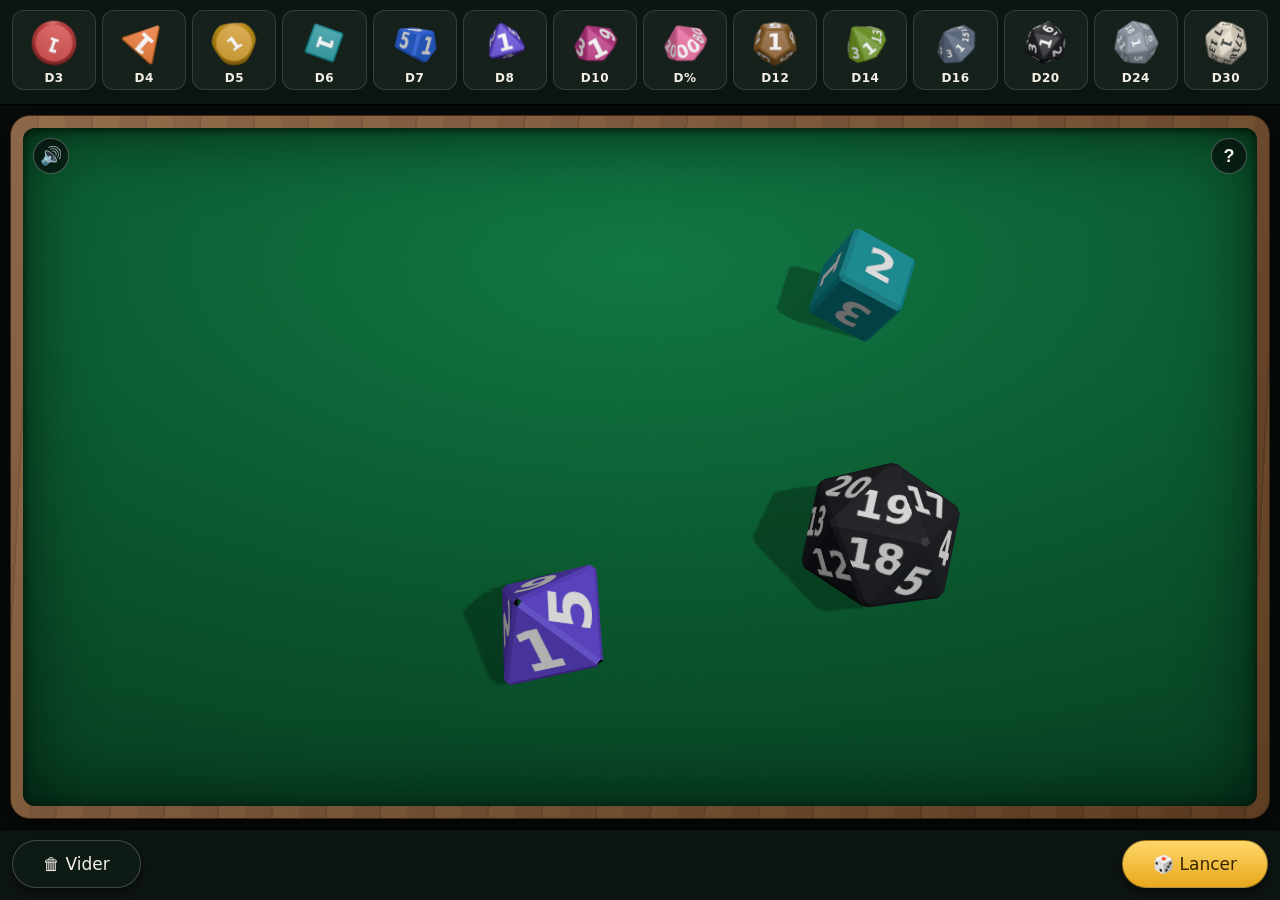
<file: index.html>
<!DOCTYPE html>
<html lang="fr">
<head>
<meta charset="utf-8">
<meta name="viewport" content="width=device-width, initial-scale=1, viewport-fit=cover">
<meta name="theme-color" content="#0a0f0c">
<title>Dice Box DCC — Dés 3D</title>
<link rel="icon" href="data:image/svg+xml,%3Csvg xmlns='http://www.w3.org/2000/svg' viewBox='0 0 64 64'%3E%3Cpolygon points='32,6 54,32 32,58 10,32' fill='%23c93b8f'/%3E%3Ccircle cx='32' cy='32' r='7' fill='%23fff'/%3E%3C/svg%3E">
<link rel="stylesheet" href="css/style.css?v=20261118b">
</head>
<body>

<header id="pickerBar"><div id="picker" role="toolbar" aria-label="Choisir un dé"></div></header>

<main id="stage">
  <div id="frame">
    <div id="tray" aria-label="Tapis de dés">
      <button id="helpBtn" aria-label="Aide et gestes">?</button>
      <button id="soundBtn" aria-label="Couper le son">🔊</button>
      <div id="toast" role="status"></div>
    </div>
  </div>
</main>

<footer id="actionbar">
  <button id="clearBtn" class="act ghost">🗑 <span>Vider</span></button>
  <div id="total" hidden></div>
  <button id="rollBtn" class="act primary">🎲 <span>Lancer</span></button>
</footer>

<div id="helpModal" class="modal" hidden>
  <div class="card" role="dialog" aria-modal="true" aria-labelledby="hTitle">
    <h2 id="hTitle">Gestes</h2>
    <ul>
      <li>Toucher un dé <b>en haut</b> : l'ajouter au tapis</li>
      <li>Toucher un dé <b>sur le tapis</b> : le lancer</li>
      <li><b>Appui long</b> sur un dé : le retirer</li>
      <li><b>Glisser-déposer</b> : déplacer · <b>lâcher avec élan</b> : lancer manuel</li>
      <li><b>D%</b> : dizaines (00–90) · avec un D10 : 00 + 0 = 100</li>
      <li>🎲 <b>Lancer</b> : lance tous les dés (+ total, clic dessus = masquer)</li>
      <li>🗑 <b>Vider</b> : tout retirer, sans confirmation</li>
    </ul>
    <p id="buildTag" style="margin:10px 0 14px;font-size:12px;color:#8a938c">Build 20261118b</p>
    <div class="row"><button id="hClose" class="btn">Fermer</button></div>
  </div>
</div>

<div id="fileHint" hidden>
  Ouvre cette app via un serveur local (ex. <code>php -S localhost:8000</code>,
  Live Server ou <code>python3 -m http.server</code>) : les modules ES ne
  chargent pas en <code>file://</code>.
</div>

<script>
setTimeout(function () {
  if (!window.__booted) document.getElementById('fileHint').hidden = false;
}, 3000);
</script>
<script type="module" src="js/app.js?v=20261118b"></script>
</body>
</html>
</file>
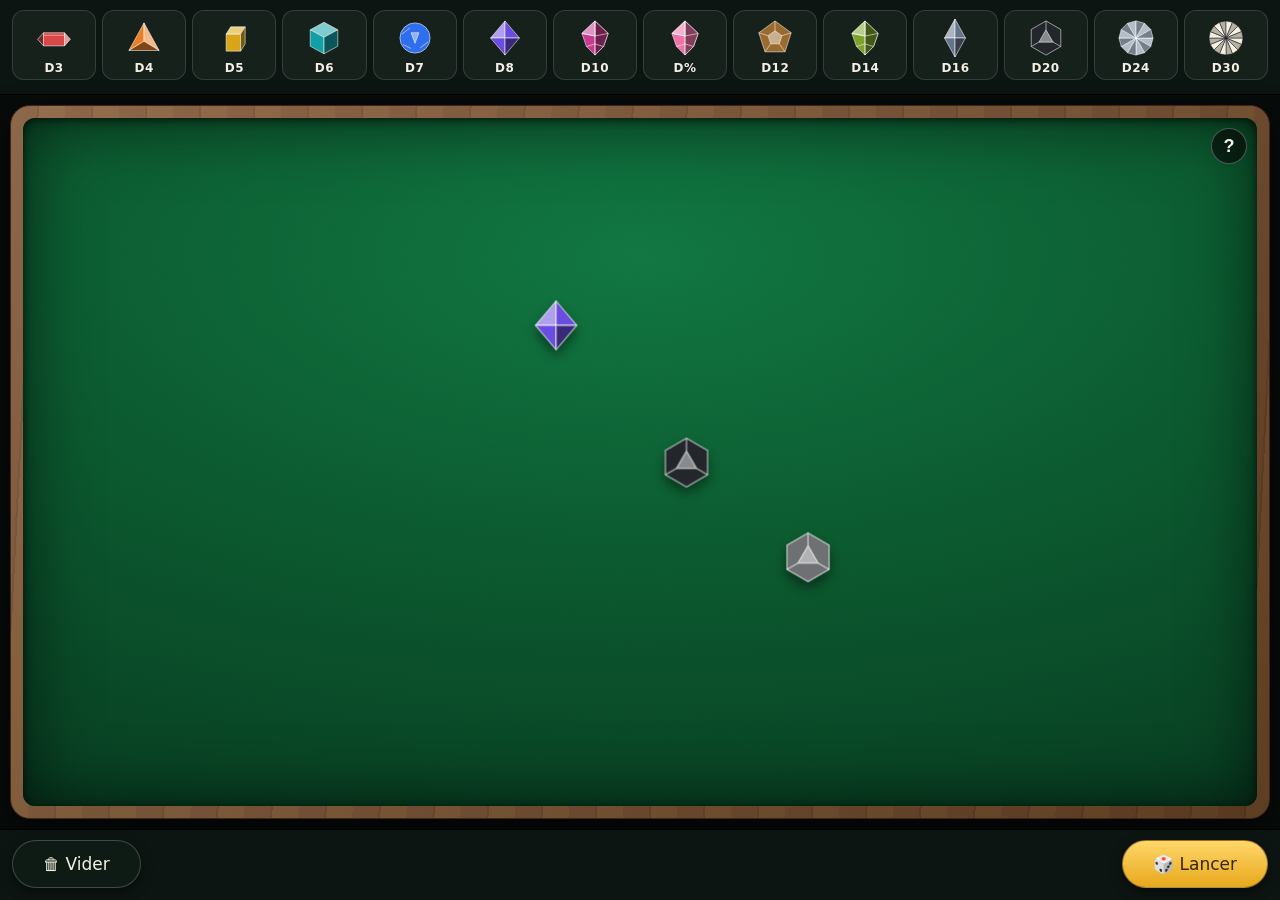
<file: maquette.html>
<!DOCTYPE html>
<html lang="fr">
<head>
<meta charset="utf-8">
<meta name="viewport" content="width=device-width, initial-scale=1, viewport-fit=cover">
<meta name="theme-color" content="#0a0f0c">
<title>Dice Box DCC — Maquette IHM</title>
<style>
*{box-sizing:border-box}
[hidden]{display:none!important}
html,body{height:100%}
body{
  margin:0;background:#070b09;color:#f3efe4;
  font-family:system-ui,-apple-system,"Segoe UI",Roboto,sans-serif;
  height:100dvh;display:flex;flex-direction:column;overflow:hidden;
  touch-action:manipulation;-webkit-tap-highlight-color:transparent;
  -webkit-touch-callout:none;user-select:none;-webkit-user-select:none;
}
/* ---------- Picker : 1 ligne, ordre croissant ---------- */
#pickerBar{
  background:#0d1512;border-bottom:1px solid #000;
  padding:max(8px,env(safe-area-inset-top)) 8px 8px;
}
#picker{
  display:grid;grid-template-columns:repeat(7,1fr);gap:6px;padding:2px 4px 6px;
  scrollbar-width:thin;touch-action:manipulation;
}
.pick{
  width:auto;min-width:0;border:1px solid #ffffff22;background:#16211c;
  border-radius:12px;padding:6px 2px 4px;color:inherit;cursor:pointer;
  display:flex;flex-direction:column;align-items:center;gap:2px;
  font:inherit;touch-action:manipulation;
}
.pick:active{transform:scale(.93)}
.pick svg{width:42px;height:42px;pointer-events:none}
.pick span{font-size:12px;font-weight:700;letter-spacing:.5px;pointer-events:none}
/* ---------- Tapis : feutrine + cadre bois ---------- */
#stage{flex:1;min-height:0;display:flex;padding:10px}
#frame{
  flex:1;min-height:0;border-radius:20px;padding:12px;
  border:1px solid #3d2712;
  background:
    linear-gradient(135deg,rgba(255,255,255,.14),rgba(0,0,0,.28)),
    repeating-linear-gradient(93deg,#7a4e2c 0 26px,#6f4526 26px 28px,#82562f 28px 54px),
    #6f4526;
  box-shadow:0 10px 30px rgba(0,0,0,.6);
}
#tray{
  position:relative;width:100%;height:100%;border-radius:12px;overflow:visible;
  background:radial-gradient(120% 100% at 50% 20%,#127a44 0%,#0c5c31 45%,#073a20 100%);
  box-shadow:inset 0 0 70px rgba(0,0,0,.6),inset 0 2px 10px rgba(0,0,0,.65);
  touch-action:none;
}
#tray::after{ /* grain feutrine */
  content:"";position:absolute;inset:0;pointer-events:none;opacity:.55;border-radius:12px;
  background-image:url("data:image/svg+xml,%3Csvg xmlns='http://www.w3.org/2000/svg' width='120' height='120'%3E%3Cfilter id='n'%3E%3CfeTurbulence type='fractalNoise' baseFrequency='0.9' numOctaves='2'/%3E%3CfeColorMatrix values='0 0 0 0 0 0 0 0 0 0 0 0 0 0 0 0 0 0 0.07 0'/%3E%3C/filter%3E%3Crect width='120' height='120' filter='url(%23n)'/%3E%3C/svg%3E");
}
/* ---------- Dés (maquette DOM/SVG, pas encore 3D) ---------- */
.die{position:absolute;left:0;top:0;touch-action:none;cursor:grab;will-change:transform;
  filter:drop-shadow(0 6px 6px rgba(0,0,0,.45));z-index:2}
.die.drag{cursor:grabbing;z-index:4}
.die .gfx{width:100%;height:100%}
.die svg{display:block;width:100%;height:100%}
.die .val{
  position:absolute;top:-9px;right:-9px;min-width:27px;height:27px;padding:0 6px;
  border-radius:14px;background:rgba(8,12,10,.88);border:2px solid var(--dc,#fff);
  display:flex;align-items:center;justify-content:center;
  font-weight:800;font-size:14px;text-shadow:0 1px 2px rgba(0,0,0,.7);pointer-events:none;
}
.die .val.pop{animation:badgepop .3s ease-out}
.gfx.spawn{animation:diepop .32s ease-out}
.gfx.wob{animation:wob .6s ease-in-out}
@keyframes diepop{0%{transform:scale(.2)}60%{transform:scale(1.15)}100%{transform:scale(1)}}
@keyframes wob{0%{transform:rotate(0) scale(1)}25%{transform:rotate(-24deg) scale(1.12)}
  55%{transform:rotate(18deg) scale(.94)}80%{transform:rotate(-8deg) scale(1.03)}
  100%{transform:rotate(0) scale(1)}}
@keyframes badgepop{0%{transform:scale(0)}70%{transform:scale(1.3)}100%{transform:scale(1)}}
/* ---------- UI flottante ---------- */
#helpBtn{
  position:absolute;top:10px;right:10px;width:36px;height:36px;border-radius:50%;
  background:rgba(8,12,10,.7);color:#f3efe4;border:1px solid #ffffff44;
  font-size:18px;font-weight:800;cursor:pointer;z-index:6;touch-action:manipulation;
}
#toast{
  position:absolute;top:12px;left:50%;transform:translateX(-50%);z-index:6;
  background:rgba(8,12,10,.85);border:1px solid #ffffff33;border-radius:999px;
  padding:7px 14px;font-size:13px;font-weight:600;white-space:nowrap;
  opacity:0;transition:opacity .25s;pointer-events:none;max-width:92%;
}
#toast.show{opacity:1}
#total{
  background:linear-gradient(#ffd76a,#e8a81c);color:#3a2503;border:1px solid #00000055;
  border-radius:999px;padding:8px 16px;font-size:16px;font-weight:800;cursor:pointer;
  box-shadow:0 4px 14px rgba(0,0,0,.5);white-space:nowrap;min-width:0;
}
#actionbar{
  display:flex;align-items:center;justify-content:space-between;gap:12px;
  padding:10px 12px max(12px,env(safe-area-inset-bottom));
  background:#0d1512;border-top:1px solid #000;
}
@media (max-width:480px){ /* 412 px : tout tient sur une ligne */
  #actionbar{gap:8px;padding:10px 8px max(10px,env(safe-area-inset-bottom))}
  .act{padding:11px 14px;font-size:15px}
  #total{font-size:15px;padding:8px 12px}
}
.act{
  border-radius:999px;padding:12px 24px;font-size:16px;font-weight:800;
  border:1px solid #00000055;box-shadow:0 4px 12px rgba(0,0,0,.5);cursor:pointer;
  font:inherit;touch-action:manipulation;min-height:48px;
}
.act:active{transform:scale(.95)}
.act.primary{background:linear-gradient(#ffd76a,#e8a81c);color:#3a2503}
.act.ghost{background:rgba(16,29,23,.85);color:#f3efe4;border-color:#ffffff33}
/* ---------- Modales ---------- */
.modal{position:fixed;inset:0;z-index:20;background:rgba(0,0,0,.62);
  display:flex;align-items:center;justify-content:center;padding:24px}
.card{background:#14201a;border:1px solid #ffffff2a;border-radius:16px;
  padding:22px;width:min(360px,100%);box-shadow:0 12px 40px rgba(0,0,0,.6)}
.card h2{margin:0 0 10px;font-size:18px}
.card p{margin:0 0 18px;font-size:14px;line-height:1.55;color:#d8d2c2}
.row{display:flex;gap:10px;justify-content:flex-end}
.btn{border-radius:10px;padding:11px 18px;font-size:15px;font-weight:700;cursor:pointer;
  font:inherit;border:1px solid #ffffff33;background:#24352c;color:#f3efe4;min-height:46px}
.btn.danger{background:linear-gradient(#e0574b,#b23a30);color:#fff;border-color:#00000055}
.card ul{margin:0 0 6px;padding-left:20px;font-size:14px;line-height:1.9;color:#d8d2c2}
/* ---------- PC ---------- */
@media (min-width:900px){
  #stage{justify-content:center}
  #frame{width:min(1060px,100%)}
  #picker{grid-template-columns:repeat(14,1fr)}
  .act{padding:13px 30px;font-size:17px}
}
@media (prefers-reduced-motion:reduce){
  .gfx.spawn,.gfx.wob,.die .val.pop{animation:none}
}
</style>
</head>
<body>

<header id="pickerBar"><div id="picker" role="toolbar" aria-label="Choisir un dé"></div></header>

<main id="stage">
  <div id="frame">
    <div id="tray" aria-label="Tapis de dés">
      <button id="helpBtn" aria-label="Aide et gestes">?</button>
      <div id="toast" role="status"></div>
    </div>
  </div>
</main>

<footer id="actionbar">
  <button id="clearBtn" class="act ghost">🗑 <span>Vider</span></button>
  <div id="total" hidden></div>
  <button id="rollBtn" class="act primary">🎲 <span>Lancer</span></button>
</footer>

<div id="helpModal" class="modal" hidden>
  <div class="card" role="dialog" aria-modal="true" aria-labelledby="hTitle">
    <h2 id="hTitle">Gestes (maquette)</h2>
    <ul>
      <li>Toucher un dé <b>en haut</b> : l'ajouter au tapis</li>
      <li>Toucher un dé <b>sur le tapis</b> : le lancer</li>
      <li><b>Appui long</b> sur un dé : le retirer</li>
      <li><b>Glisser-déposer</b> : déplacer · <b>lâcher avec élan</b> : lancer manuel</li>
      <li><b>D%</b> : dizaines (00–90) · avec un D10 : 00 + 0 = 100</li>
      <li>🎲 <b>Lancer</b> : lance tous les dés (+ total, clic dessus = masquer)</li>
      <li>🗑 <b>Vider</b> : tout retirer (avec confirmation)</li>
    </ul>
    <div class="row"><button id="hClose" class="btn">Fermer</button></div>
  </div>
</div>

<script>
(function(){
'use strict';
/* ================= Données ================= */
var TRAY_MAX = 10, LONGPRESS_MS = 500, TAP_SLOP = 10, FLING_MIN = 260;
var OFFS_DARK = [0, 34, -17, 17, -34];  // base sombre : le 2e est beaucoup plus clair
var OFFS_LIGHT = [0, -34, 17, -17, 34]; // base claire : le 2e est beaucoup plus sombre
var DICE = [
  {sides:3,  label:'D3',  color:'#d94848', kind:'d3'},
  {sides:4,  label:'D4',  color:'#ef7d23', kind:'d4'},
  {sides:5,  label:'D5',  color:'#d9a416', kind:'d5'},
  {sides:6,  label:'D6',  color:'#12a0a8', kind:'cube'},
  {sides:7,  label:'D7',  color:'#2f6fed', kind:'sph7'},
  {sides:8,  label:'D8',  color:'#6a4de0', kind:'octa'},
  {sides:10, label:'D10', color:'#c93b8f', kind:'trap'},
  {sides:10, label:'D%',  color:'#f272a8', kind:'trap', pct:true},
  {sides:12, label:'D12', color:'#9a6a2f', kind:'d12'},
  {sides:14, label:'D14', color:'#7ba428', kind:'trap'},
  {sides:16, label:'D16', color:'#64748b', kind:'bipy'},
  {sides:20, label:'D20', color:'#23262b', kind:'ico'},
  {sides:24, label:'D24', color:'#9aa7b5', kind:'poly12'},
  {sides:30, label:'D30', color:'#f2ead8', kind:'poly16'}
];
/* ================= Couleurs ================= */
function hx(h){h=h.replace('#','');return [parseInt(h.slice(0,2),16),parseInt(h.slice(2,4),16),parseInt(h.slice(4,6),16)];}
function toHex(r,g,b){return '#'+[r,g,b].map(function(v){v=Math.max(0,Math.min(255,Math.round(v)));return v.toString(16).padStart(2,'0');}).join('');}
function mix(a,b,t){var A=hx(a),B=hx(b);return toHex(A[0]+(B[0]-A[0])*t,A[1]+(B[1]-A[1])*t,A[2]+(B[2]-A[2])*t);}
function shade(hex,dl){return dl>=0?mix(hex,'#ffffff',dl/100):mix(hex,'#000000',-dl/100);}
function luminance(hex){var c=hx(hex).map(function(v){v/=255;return v<=0.03928?v/12.92:Math.pow((v+0.055)/1.055,2.4);});return 0.2126*c[0]+0.7152*c[1]+0.0722*c[2];}
function inkFor(hex){return luminance(hex)>0.45?'#1d2126':'#ffffff';}
/* ================= Icônes SVG low-poly ================= */
var ST=' stroke="rgba(0,0,0,.4)" stroke-width="1.5" stroke-linejoin="round"';
function P(pts,fill){return '<polygon points="'+pts+'" fill="'+fill+'"'+ST+'/>';}
function ringPts(cx,cy,r,n,rot){var p=[];for(var i=0;i<n;i++){var a=((rot==null?-90:rot)+i*360/n)*Math.PI/180;p.push((cx+r*Math.cos(a)).toFixed(1)+','+(cy+r*Math.sin(a)).toFixed(1));}return p.join(' ');}
function icon(kind,c){
  var cl=shade(c,46), cd=shade(c,-46), s='';
  ST=' stroke="'+inkFor(c)+'" stroke-opacity="0.55" stroke-width="1.5" stroke-linejoin="round"';
  if(kind==='cube'){
    s=P('32,8 53,19.5 32,31 11,19.5',cl)+P('11,19.5 32,31 32,56 11,44.5',c)+P('53,19.5 32,31 32,56 53,44.5',cd);
  }else if(kind==='d4'){
    s=P('32,9 9,51 32,37',c)+P('32,9 32,37 55,51',cl)+P('9,51 55,51 32,37',cd);
  }else if(kind==='octa' || kind==='bipy'){
    var T=kind==='bipy'?'32,3':'32,6', B=kind==='bipy'?'32,61':'32,58',
        L=kind==='bipy'?'16,32':'10,32', R=kind==='bipy'?'48,32':'54,32';
    s=P(T+' '+L+' 32,32',cl)+P(T+' 32,32 '+R,c)+P(L+' 32,32 '+B,c)+P('32,32 '+R+' '+B,cd);
  }else if(kind==='trap'){
    s=P('32,6 52,25 45,45 32,58 19,45 12,25',c)
      +P('32,6 52,25 45,45 32,58',cd)
      +P('32,6 12,25 32,29',cl)
      +'<polyline points="32,6 32,58" fill="none"'+ST+'/>'
      +'<polyline points="12,25 32,29 52,25" fill="none"'+ST+'/>'
      +'<polyline points="19,45 32,41 45,45" fill="none"'+ST+'/>';
  }else if(kind==='d12'){
    var outer=ringPts(32,32,26,5), inner=ringPts(32,32,11,5);
    s=P(outer,c)+P(inner,cl);
    var o=outer.split(' '), inn=inner.split(' ');
    for(var i=0;i<5;i++){s+='<line x1="'+o[i].split(',')[0]+'" y1="'+o[i].split(',')[1]+'" x2="'+inn[i].split(',')[0]+'" y2="'+inn[i].split(',')[1]+'"'+ST+'/>';}
  }else if(kind==='ico'){
    var hex=ringPts(32,32,26,6), tri=ringPts(32,32,12.5,3);
    s=P(hex,c)+P(tri,cl);
    var hv=hex.split(' '), tv=tri.split(' ');
    for(var j=0;j<3;j++){var k=j*2;s+='<line x1="'+tv[j].split(',')[0]+'" y1="'+tv[j].split(',')[1]+'" x2="'+hv[k].split(',')[0]+'" y2="'+hv[k].split(',')[1]+'"'+ST+'/>';}
  }else if(kind==='poly12' || kind==='poly16'){
    var n=kind==='poly12'?12:16, ring=ringPts(32,32,26,n,0).split(' ');
    for(var f=0;f<n;f++){s+=P('32,32 '+ring[f]+' '+ring[(f+1)%n], f%2?shade(c,-25):shade(c,25));}
  }else if(kind==='d3'){
    s=P('16,24 48,24 48,44 16,44',c)+P('16,24 16,44 7,34',cd)+P('48,24 48,44 57,34',cl)
      +'<line x1="16" y1="28" x2="48" y2="28" stroke="rgba(255,255,255,.35)" stroke-width="2"/>';
  }else if(kind==='d5'){
    s=P('20,26 42,26 42,52 20,52',c)+P('20,26 27,15 49,15 42,26',cl)+P('42,26 49,15 49,41 42,52',cd);
  }else if(kind==='sph7'){
    s='<circle cx="32" cy="32" r="23" fill="'+c+'"'+ST+'/>'
      +P('26,24 38,24 32,40',cl)
      +'<line x1="12" y1="26" x2="24" y2="17"'+ST+'/>'
      +'<line x1="40" y1="47" x2="52" y2="38"'+ST+'/>'
      +'<line x1="14" y1="42" x2="26" y2="48"'+ST+'/>';
  }
  return '<svg viewBox="0 0 64 64" aria-hidden="true">'+s+'</svg>';
}
/* ================= DOM ================= */
var picker=document.getElementById('picker'), tray=document.getElementById('tray'),
    toastEl=document.getElementById('toast'), totalEl=document.getElementById('total'),
    rollBtn=document.getElementById('rollBtn'), clearBtn=document.getElementById('clearBtn'),
    helpBtn=document.getElementById('helpBtn'), helpModal=document.getElementById('helpModal');
var dice=[], typeCount={}, W=0, H=0, R=26, pendingTotal=0, toastT=null;
DICE.forEach(function(d){
  var b=document.createElement('button');
  b.className='pick'; b.setAttribute('aria-label','Ajouter un '+d.label);
  b.innerHTML=icon(d.kind,d.color)+'<span>'+d.label+'</span>';
  b.addEventListener('click',function(){addDie(d);});
  picker.appendChild(b);
});
function measure(){
  var r=tray.getBoundingClientRect(); W=r.width; H=r.height;
  R=Math.round(Math.max(22,Math.min(30,W/15)));
  dice.forEach(function(d){sizeEl(d);placeEl(d);});
}
window.addEventListener('resize',measure);
function toast(msg,ms){
  toastEl.textContent=msg; toastEl.classList.add('show');
  clearTimeout(toastT); toastT=setTimeout(function(){toastEl.classList.remove('show');},ms||2200);
}
/* ================= Dés ================= */
function sizeEl(d){d.el.style.width=(R*2)+'px'; d.el.style.height=(R*2)+'px';}
function placeEl(d){d.el.style.transform='translate('+(d.x-R)+'px,'+(d.y-R)+'px)';}
function addDie(def){
  if(dice.length>=TRAY_MAX){toast('Tapis plein ('+TRAY_MAX+' dés max)');return;}
  var k=typeCount[def.label]||0; typeCount[def.label]=k+1; // compteur par type : pas de re-melange
  var offs=luminance(def.color)>0.45?OFFS_LIGHT:OFFS_DARK;
  var col=shade(def.color,offs[k%offs.length]);
  var el=document.createElement('div');
  el.className='die'; el.style.setProperty('--dc',def.color);
  el.innerHTML='<div class="gfx spawn">'+icon(def.kind,col)+'</div><span class="val" hidden></span>';
  el.setAttribute('aria-label',def.label+' sur le tapis');
  tray.appendChild(el);
  var d={def:def,el:el,gfx:el.firstChild,valEl:el.lastChild,col:col,x:0,y:0,vx:0,vy:0,
         r:R*0.72,value:null,thrown:false,moving:false};
  sizeEl(d);
  var pos=freeSpot(); d.x=pos.x; d.y=pos.y; placeEl(d);
  setTimeout(function(){d.gfx.classList.remove('spawn');},350);
  wireGestures(d);
  dice.push(d);
  hideTotal(); // la composition du tapis a changé
}
function freeSpot(){
  var cx=W/2, cy=H/2-20, best={x:cx,y:cy}, bestScore=1e9;
  for(var i=0;i<24;i++){
    var a=Math.random()*Math.PI*2, rr=Math.random()*Math.min(W,H)*0.32;
    var x=Math.min(Math.max(cx+Math.cos(a)*rr,R),W-R),
        y=Math.min(Math.max(cy+Math.sin(a)*rr,R),H-R), s=0;
    dice.forEach(function(o){var dd=Math.hypot(o.x-x,o.y-y); if(dd<o.r+R) s+=(o.r+R-dd);});
    if(s<bestScore){bestScore=s;best={x:x,y:y};}
    if(s===0) break;
  }
  return best;
}
function setValue(d,v){
  d.value=v;
  d.valEl.hidden=false; d.valEl.textContent=d.def.pct?(v===0?'00':String(v)):v; d.valEl.style.color=inkFor(d.col||'#888');
  d.valEl.classList.remove('pop'); void d.valEl.offsetWidth; d.valEl.classList.add('pop');
}
function rollOf(d){ // maquette : tirage simple (crypto en vraie app)
  if(d.def.pct) return Math.floor(Math.random()*10)*10; // D% : dizaines 00-90
  return 1+Math.floor(Math.random()*d.def.sides);
}
function rollSingle(d){
  if(d.moving) return;
  hideTotal();
  d.gfx.classList.remove('wob'); void d.gfx.offsetWidth; d.gfx.classList.add('wob');
  setTimeout(function(){setValue(d,rollOf(d));},620);
}
/* ================= Gestes : tap / appui long / drag / fling ================= */
function wireGestures(d){
  var el=d.el, pid=null, sx=0, sy=0, ox=0, oy=0, moved=false,
      lpTimer=null, trail=[];
  el.addEventListener('pointerdown',function(e){
    if(pid!==null) return;
    pid=e.pointerId; moved=false; trail=[{t:performance.now(),x:e.clientX,y:e.clientY}];
    var r=tray.getBoundingClientRect(); sx=e.clientX-r.left; sy=e.clientY-r.top;
    ox=d.x; oy=d.y;
    try{el.setPointerCapture(pid);}catch(_){}
    el.classList.add('drag');
    lpTimer=setTimeout(function(){ // appui long = retirer
      if(pid===null||moved) return;
      pid=null; removeDie(d); toast(d.def.label+' retiré');
    },LONGPRESS_MS);
    e.preventDefault();
  });
  el.addEventListener('pointermove',function(e){
    if(e.pointerId!==pid) return;
    var r=tray.getBoundingClientRect();
    var nx=ox+(e.clientX-r.left-sx), ny=oy+(e.clientY-r.top-sy);
    if(!moved && Math.hypot(nx-ox,ny-oy)>TAP_SLOP){moved=true;clearTimeout(lpTimer);}
    if(moved){
      d.x=Math.min(Math.max(nx,d.r),W-d.r); d.y=Math.min(Math.max(ny,d.r),H-d.r);
      d.vx=0; d.vy=0; placeEl(d); pushOthers(d);
      trail.push({t:performance.now(),x:e.clientX,y:e.clientY});
      if(trail.length>6) trail.shift();
    }
  });
  function end(e){
    if(e.pointerId!==pid) return;
    pid=null; clearTimeout(lpTimer); el.classList.remove('drag');
    if(moved){ // lâcher : fling manuel ou simple dépôt
      var a=trail[0], b=trail[trail.length-1], dt=Math.max(16,b.t-a.t)/1000,
          vx=(b.x-a.x)/dt, vy=(b.y-a.y)/dt, sp=Math.hypot(vx,vy);
      if(sp>FLING_MIN){
        var cl=Math.min(sp,1600)/sp; d.vx=vx*cl; d.vy=vy*cl;
        d.thrown=true; d.moving=true; d.valEl.hidden=true;
      }
    }else{ // tap = rouler (si l'appui long n'a pas déjà supprimé le dé)
      if(dice.indexOf(d)>=0) rollSingle(d);
    }
  }
  el.addEventListener('pointerup',end);
  el.addEventListener('pointercancel',function(e){clearTimeout(lpTimer);pid=null;el.classList.remove('drag');});
}
tray.addEventListener('contextmenu',function(e){e.preventDefault();});
function pushOthers(d){
  dice.forEach(function(o){
    if(o===d) return;
    var dx=o.x-d.x, dy=o.y-d.y, dist=Math.hypot(dx,dy), min=d.r+o.r;
    if(dist<min&&dist>0.01){
      var nx=dx/dist, ny=dy/dist, ov=min-dist;
      o.x=Math.min(Math.max(o.x+nx*ov,o.r),W-o.r);
      o.y=Math.min(Math.max(o.y+ny*ov,o.r),H-o.r);
      o.vx=nx*60; o.vy=ny*60; o.moving=true; o.thrown=false;
      placeEl(o);
    }
  });
}
function removeDie(d){
  var i=dice.indexOf(d); if(i<0) return;
  dice.splice(i,1); d.el.remove();
  if(d.thrown&&pendingTotal>0){d.thrown=false;pendingTotal--;if(pendingTotal===0)showTotal();}
  else hideTotal(); // le total affiché serait faux
}
var totalT=null;
function hideTotal(){totalEl.hidden=true;clearTimeout(totalT);}
function countedValue(d,hasPct){ // D% = dizaines ; D10 + D% = lecture percentile (10 -> 0)
  var v=d.value||0;
  if(d.def.pct) return v;
  if(hasPct&&d.def.sides===10) return v%10;
  return v;
}
function showTotal(){
  var hasPct=dice.some(function(d){return d.def.pct;});
  var s=dice.reduce(function(t,d){return t+countedValue(d,hasPct);},0);
  if(hasPct){ // 00 + 0 = 100 : chaque paire (D% à 00, D10 à 10) vaut 100
    var z=dice.filter(function(d){return d.def.pct&&d.value===0;}).length;
    var u=dice.filter(function(d){return !d.def.pct&&d.def.sides===10&&d.value===10;}).length;
    s+=Math.min(z,u)*100;
  }
  totalEl.textContent='Total : '+s; totalEl.hidden=false;
  clearTimeout(totalT); totalT=setTimeout(hideTotal,8000);
}
/* ================= Physique 2D (murs + collisions, pas de traversée) ================= */
var last=performance.now();
function frame(now){
  var dt=Math.min(0.033,(now-last)/1000); last=now;
  var damp=Math.exp(-2.2*dt), any=false;
  dice.forEach(function(d){
    if(!d.moving) return; any=true;
    d.x+=d.vx*dt; d.y+=d.vy*dt; d.vx*=damp; d.vy*=damp;
    if(d.x<d.r){d.x=d.r;d.vx=Math.abs(d.vx)*0.55;}
    if(d.x>W-d.r){d.x=W-d.r;d.vx=-Math.abs(d.vx)*0.55;}
    if(d.y<d.r){d.y=d.r;d.vy=Math.abs(d.vy)*0.55;}
    if(d.y>H-d.r){d.y=H-d.r;d.vy=-Math.abs(d.vy)*0.55;}
    if(Math.hypot(d.vx,d.vy)<12){d.vx=0;d.vy=0;d.moving=false;}
    placeEl(d);
  });
  for(var i=0;i<dice.length;i++)for(var j=i+1;j<dice.length;j++){
    var a=dice[i], b=dice[j], dx=b.x-a.x, dy=b.y-a.y,
        dist=Math.hypot(dx,dy), min=a.r+b.r;
    if(dist<min&&dist>0.01){
      var nx=dx/dist, ny=dy/dist, ov=(min-dist)/2;
      a.x-=nx*ov; a.y-=ny*ov; b.x+=nx*ov; b.y+=ny*ov;
      var rv=(b.vx-a.vx)*nx+(b.vy-a.vy)*ny;
      if(rv<0){var imp=-(1+0.6)*rv/2;a.vx-=imp*nx;a.vy-=imp*ny;b.vx+=imp*nx;b.vy+=imp*ny;
        if(!a.moving&&(Math.abs(a.vx)+Math.abs(a.vy))>12)a.moving=true;
        if(!b.moving&&(Math.abs(b.vx)+Math.abs(b.vy))>12)b.moving=true;}
      placeEl(a); placeEl(b); any=true;
    }
  }
  dice.forEach(function(d){ // settle : un dé lancé qui s'arrête affiche sa valeur
    if(d.thrown&&!d.moving){d.thrown=false;setValue(d,rollOf(d));onSettled();}
  });
  requestAnimationFrame(frame);
}
function onSettled(){
  if(pendingTotal>0){pendingTotal--;
    if(pendingTotal===0)showTotal();
  }
}
/* ================= Boutons ================= */
totalEl.addEventListener('click',hideTotal); // clic sur le total = le masquer
rollBtn.addEventListener('click',function(){
  if(!dice.length){toast('Ajoute d\u2019abord un dé depuis le haut');return;}
  hideTotal(); pendingTotal=dice.length;
  dice.forEach(function(d,i){
    setTimeout(function(){
      var a=Math.random()*Math.PI*2, sp=500+Math.random()*400;
      d.vx=Math.cos(a)*sp; d.vy=Math.sin(a)*sp;
      d.thrown=true; d.moving=true; d.valEl.hidden=true;
    },i*70);
  });
});
clearBtn.addEventListener('click',function(){ // sans confirmation
  if(!dice.length){toast('Le tapis est déjà vide');return;}
  pendingTotal=0;
  dice.slice().forEach(removeDie); toast('Tapis vidé');
});
helpBtn.addEventListener('click',function(){helpModal.hidden=false;});
document.getElementById('hClose').addEventListener('click',function(){helpModal.hidden=true;});
helpModal.addEventListener('click',function(e){if(e.target===helpModal)helpModal.hidden=true;});
document.addEventListener('keydown',function(e){
  if(e.key==='Escape'){helpModal.hidden=true;}
});
/* ================= Init ================= */
measure();
requestAnimationFrame(function(n){last=n;requestAnimationFrame(frame);});
// Démo : 2 D20 (contraste même type) + 1 D8
addDie(DICE[11]); addDie(DICE[11]); addDie(DICE[5]);
setTimeout(measure,50);
})();
</script>
</body>
</html>
</file>
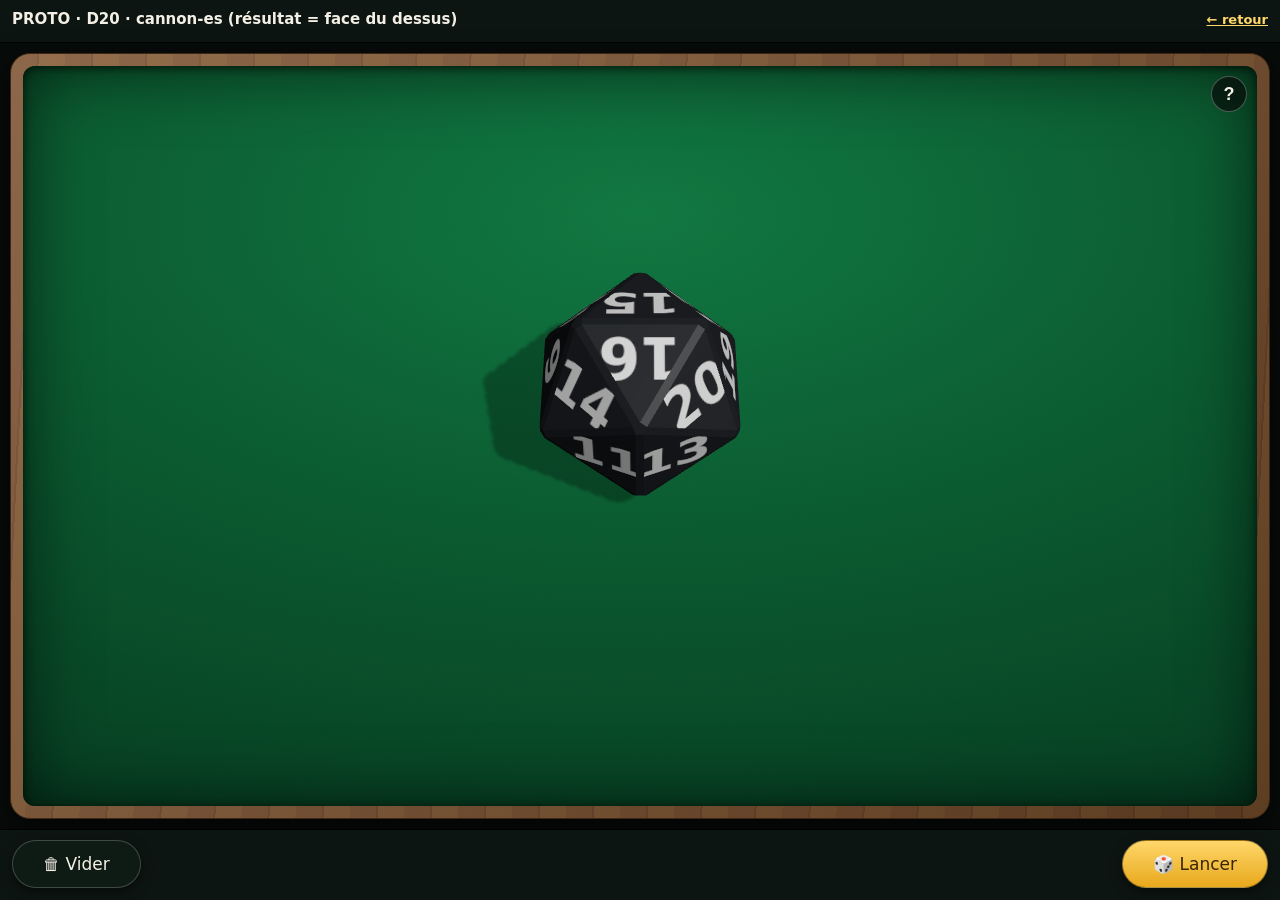
<file: proto-d20.html>
<!DOCTYPE html>
<html lang="fr">
<head>
<meta charset="utf-8">
<meta name="viewport" content="width=device-width, initial-scale=1, viewport-fit=cover">
<meta name="theme-color" content="#0a0f0c">
<title>Proto D20 — physique cannon-es</title>
<link rel="icon" href="data:image/svg+xml,%3Csvg xmlns='http://www.w3.org/2000/svg' viewBox='0 0 64 64'%3E%3Cpolygon points='32,6 54,32 32,58 10,32' fill='%232f6fed'/%3E%3Ccircle cx='32' cy='32' r='7' fill='%23fff'/%3E%3C/svg%3E">
<link rel="stylesheet" href="css/style.css">
<style>
#protoBar{display:flex;align-items:center;justify-content:space-between;gap:8px;padding:2px 4px 6px;font-weight:800;font-size:15px}
#protoBar a{color:#ffd76a;font-size:13px;font-weight:600}
</style>
</head>
<body>

<header id="pickerBar">
  <div id="protoBar"><span>PROTO · D20 · cannon-es (résultat = face du dessus)</span><a href="index.html">← retour</a></div>
</header>

<main id="stage">
  <div id="frame">
    <div id="tray" aria-label="Tapis de dés">
      <button id="helpBtn" aria-label="Aide">?</button>
      <div id="toast" role="status"></div>
    </div>
  </div>
</main>

<footer id="actionbar">
  <button id="clearBtn" class="act ghost">🗑 <span>Vider</span></button>
  <div id="total" hidden></div>
  <button id="rollBtn" class="act primary">🎲 <span>Lancer</span></button>
</footer>

<div id="helpModal" class="modal" hidden>
  <div class="card" role="dialog" aria-modal="true" aria-labelledby="hTitle">
    <h2 id="hTitle">Prototype physique</h2>
    <ul>
      <li>🎲 <b>Lancer</b> : coup de pied physique (conditions initiales crypto)</li>
      <li>Résultat = <b>face du dessus</b> à l'arrêt — aucun tirage en amont</li>
      <li>🗑 <b>Vider</b> : repose le dé au centre</li>
    </ul>
    <div class="row"><button id="hClose" class="btn">Fermer</button></div>
  </div>
</div>

<script type="module" src="js/proto-d20.js"></script>
</body>
</html>
</file>
<file: css/style.css>
*{box-sizing:border-box}
[hidden]{display:none!important}
html,body{height:100%}
body{
  margin:0;background:#070b09;color:#f3efe4;
  font-family:system-ui,-apple-system,"Segoe UI",Roboto,sans-serif;
  height:100dvh;display:flex;flex-direction:column;overflow:hidden;
  touch-action:manipulation;-webkit-tap-highlight-color:transparent;
  -webkit-touch-callout:none;user-select:none;-webkit-user-select:none;
}
#pickerBar{
  background:#0d1512;border-bottom:1px solid #000;
  padding:max(8px,env(safe-area-inset-top)) 8px 8px;
}
#picker{
  display:grid;grid-template-columns:repeat(7,1fr);gap:6px;padding:2px 4px 6px;
  scrollbar-width:thin;touch-action:manipulation;
}
.pick{
  width:auto;min-width:0;border:1px solid #ffffff22;background:#16211c;
  border-radius:12px;padding:6px 2px 4px;color:inherit;cursor:pointer;
  display:flex;flex-direction:column;align-items:center;gap:2px;
  font:inherit;touch-action:manipulation;
}
.pick:active{transform:scale(.93)}
.pick img{width:52px;height:52px;pointer-events:none;border-radius:8px}
.pick span{font-size:12px;font-weight:700;letter-spacing:.5px;pointer-events:none}
#stage{flex:1;min-height:0;display:flex;padding:10px}
#frame{
  flex:1;min-height:0;border-radius:20px;padding:12px;
  border:1px solid #3d2712;
  background:
    linear-gradient(135deg,rgba(255,255,255,.14),rgba(0,0,0,.28)),
    repeating-linear-gradient(93deg,#7a4e2c 0 26px,#6f4526 26px 28px,#82562f 28px 54px),
    #6f4526;
  box-shadow:0 10px 30px rgba(0,0,0,.6);
}
#tray{
  position:relative;width:100%;height:100%;border-radius:12px;overflow:visible;
  background:radial-gradient(120% 100% at 50% 20%,#127a44 0%,#0c5c31 45%,#073a20 100%);
  box-shadow:inset 0 0 70px rgba(0,0,0,.6),inset 0 2px 10px rgba(0,0,0,.65);
  touch-action:none;
}
#tray::after{
  content:"";position:absolute;inset:0;pointer-events:none;opacity:.55;border-radius:12px;
  background-image:url("data:image/svg+xml,%3Csvg xmlns='http://www.w3.org/2000/svg' width='120' height='120'%3E%3Cfilter id='n'%3E%3CfeTurbulence type='fractalNoise' baseFrequency='0.9' numOctaves='2'/%3E%3CfeColorMatrix values='0 0 0 0 0 0 0 0 0 0 0 0 0 0 0 0 0 0 0.07 0'/%3E%3C/filter%3E%3Crect width='120' height='120' filter='url(%23n)'/%3E%3C/svg%3E");
}
#tray canvas{position:absolute;inset:0;width:100%;height:100%;display:block;touch-action:none}
#blayer{position:absolute;inset:0;overflow:visible;pointer-events:none;z-index:3}
.bdg{
  position:absolute;left:0;top:0;min-width:30px;height:30px;padding:0 7px;
  border-radius:14px;background:rgba(8,12,10,.88);border:2px solid #fff;
  display:flex;align-items:center;justify-content:center;
  font-weight:800;font-size:15px;text-shadow:0 1px 2px rgba(0,0,0,.7);pointer-events:none;
}
.bdg.pop{animation:badgepop .3s ease-out}
@keyframes badgepop{0%{opacity:0}100%{opacity:1}}
#helpBtn,#soundBtn{
  position:absolute;top:10px;right:10px;width:36px;height:36px;border-radius:50%;
  background:rgba(8,12,10,.7);color:#f3efe4;border:1px solid #ffffff44;
  font-size:18px;font-weight:800;cursor:pointer;z-index:6;touch-action:manipulation;
}
#soundBtn{left:10px;right:auto;}
#toast{
  position:absolute;top:12px;left:50%;transform:translateX(-50%);z-index:6;
  background:rgba(8,12,10,.85);border:1px solid #ffffff33;border-radius:999px;
  padding:7px 14px;font-size:13px;font-weight:600;white-space:nowrap;
  opacity:0;transition:opacity .25s;pointer-events:none;max-width:92%;
}
#toast.show{opacity:1}
#actionbar{
  display:flex;align-items:center;justify-content:space-between;gap:12px;
  padding:10px 12px max(12px,env(safe-area-inset-bottom));
  background:#0d1512;border-top:1px solid #000;
}
.act{
  border-radius:999px;padding:12px 24px;font-size:16px;font-weight:800;
  border:1px solid #00000055;box-shadow:0 4px 12px rgba(0,0,0,.5);cursor:pointer;
  font:inherit;touch-action:manipulation;min-height:48px;white-space:nowrap;
}
.act:active{transform:scale(.95)}
.act.primary{background:linear-gradient(#ffd76a,#e8a81c);color:#3a2503}
.act.ghost{background:rgba(16,29,23,.85);color:#f3efe4;border-color:#ffffff33}
#total{
  background:linear-gradient(#ffd76a,#e8a81c);color:#3a2503;border:1px solid #00000055;
  border-radius:999px;padding:8px 16px;font-size:16px;font-weight:800;cursor:pointer;
  box-shadow:0 4px 14px rgba(0,0,0,.5);white-space:nowrap;min-width:0;
}
.modal{position:fixed;inset:0;z-index:20;background:rgba(0,0,0,.62);
  display:flex;align-items:center;justify-content:center;padding:24px}
.card{background:#14201a;border:1px solid #ffffff2a;border-radius:16px;
  padding:22px;width:min(360px,100%);box-shadow:0 12px 40px rgba(0,0,0,.6)}
.card h2{margin:0 0 10px;font-size:18px}
.card ul{margin:0 0 6px;padding-left:20px;font-size:14px;line-height:1.9;color:#d8d2c2}
.row{display:flex;gap:10px;justify-content:flex-end}
.btn{border-radius:10px;padding:11px 18px;font-size:15px;font-weight:700;cursor:pointer;
  font:inherit;border:1px solid #ffffff33;background:#24352c;color:#f3efe4;min-height:46px}
#fileHint{
  position:fixed;left:12px;right:12px;bottom:12px;z-index:50;
  background:#3a2503;color:#ffd76a;border:1px solid #e8a81c;border-radius:12px;
  padding:12px 14px;font-size:14px;line-height:1.5;
}
@media (min-width:900px){
  #stage{justify-content:center}
  #frame{width:min(1060px,100%)}
  #picker{grid-template-columns:repeat(14,1fr)}
  .act{padding:13px 30px;font-size:17px}
}
@media (max-width:480px){
  #actionbar{gap:8px;padding:10px 8px max(10px,env(safe-area-inset-bottom))}
  .act{padding:11px 14px;font-size:15px}
  #total{font-size:15px;padding:8px 12px}
  .pick img{width:44px;height:44px}
}
@media (prefers-reduced-motion:reduce){
  .bdg.pop{animation:none}
}
</file>
